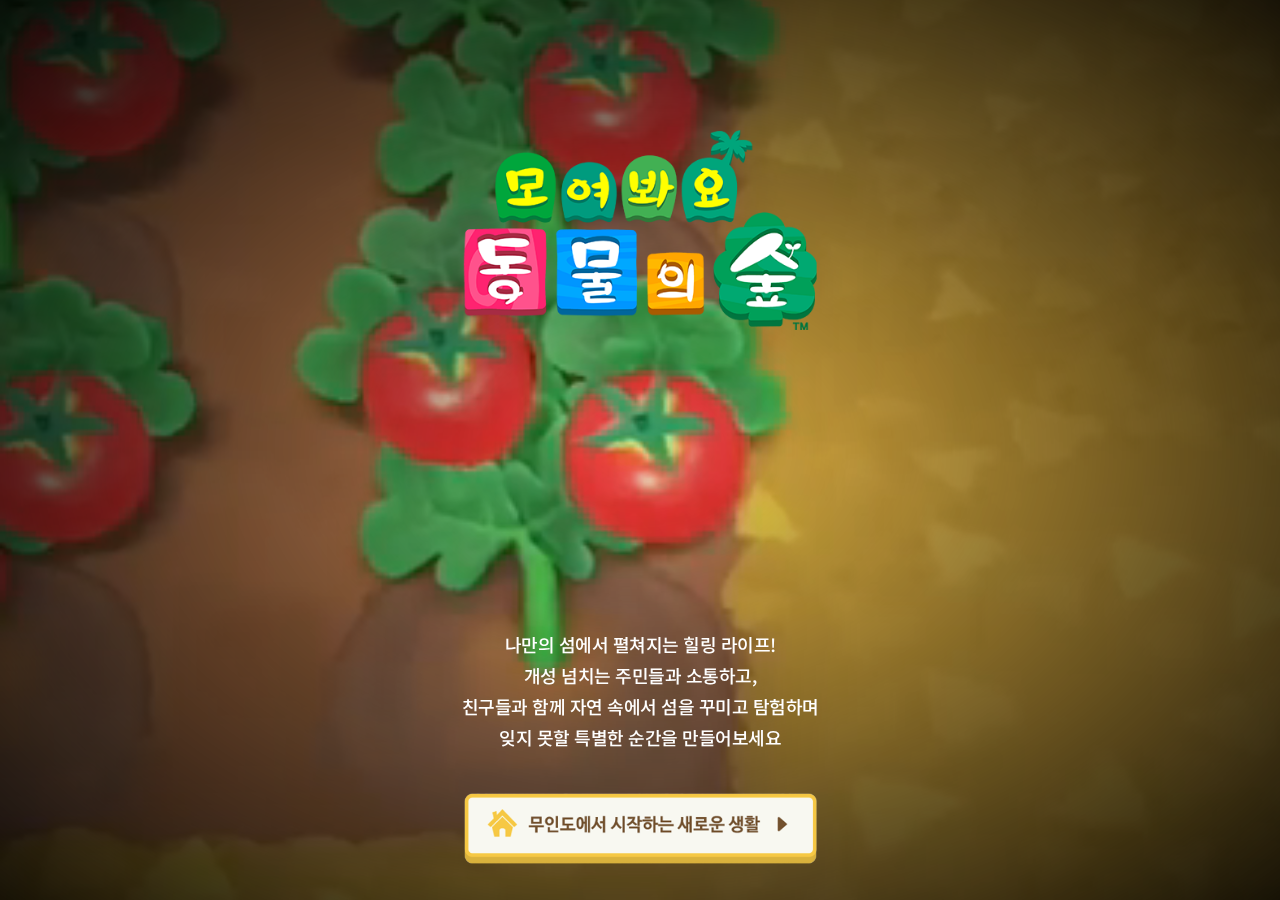
<file: index.html>
<!DOCTYPE html>
<html lang="ko">
<head>
    <meta charset="UTF-8">
    <meta name="viewport" content="width=device-width, initial-scale=1.0">
    <title>모여봐요 동물의 숲</title>
    <link rel="stylesheet" href="style.css">
</head>
<body>
    <div class="wrap">
        <div class="box01">
            <img src="img/01_logo.png" alt="">
        </div>
        <div class="box02">
            나만의 섬에서 펼쳐지는 힐링 라이프!<br>
            개성 넘치는 주민들과 소통하고,<br>
            친구들과 함께 자연 속에서 섬을 꾸미고 탐험하며<br>
            잊지 못할 특별한 순간을 만들어보세요
        </div>
        <div class="box03">
            <a href="sub.html"><img src="img/02_button.png" alt="버튼"></a>
        </div>
    </div>
    <div class="top"></div>
    <video autoplay muted loop >
        <source src="video/video.mp4">
    </video>
</body>
</html>
</file>
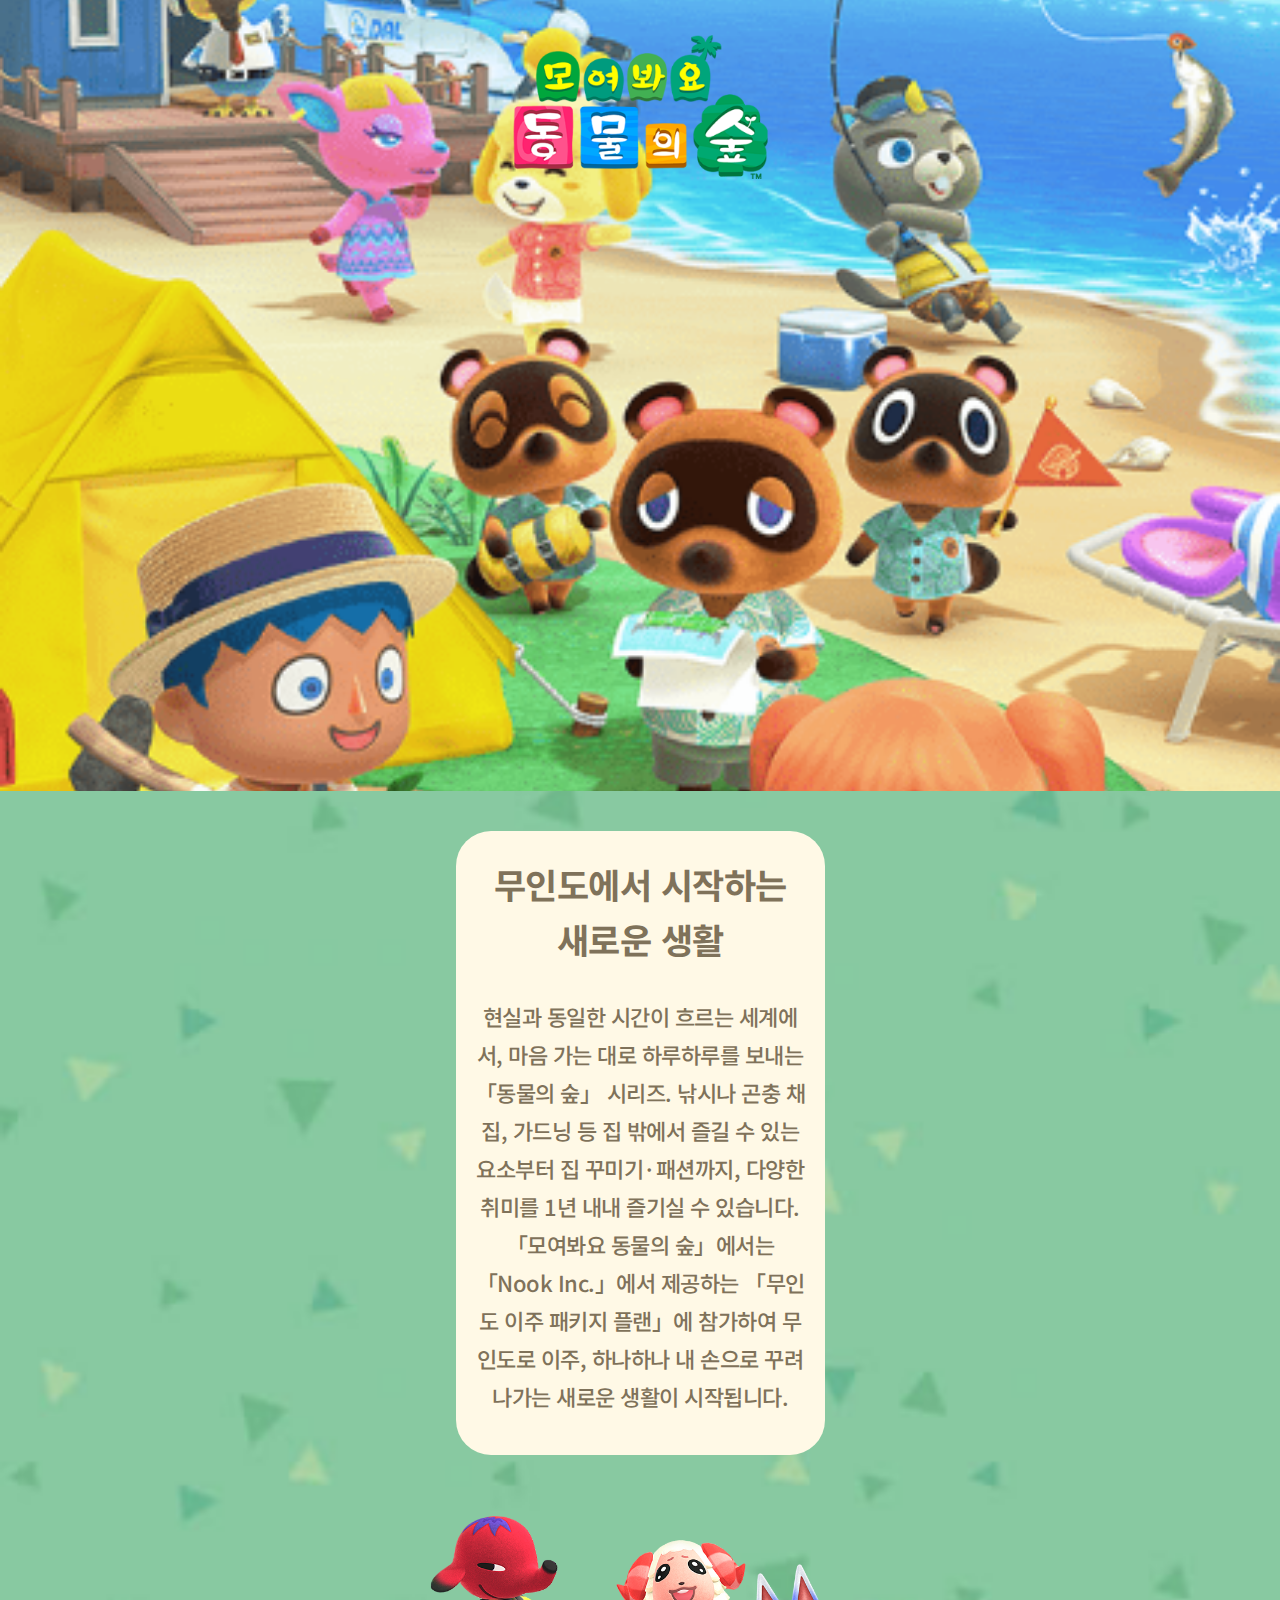
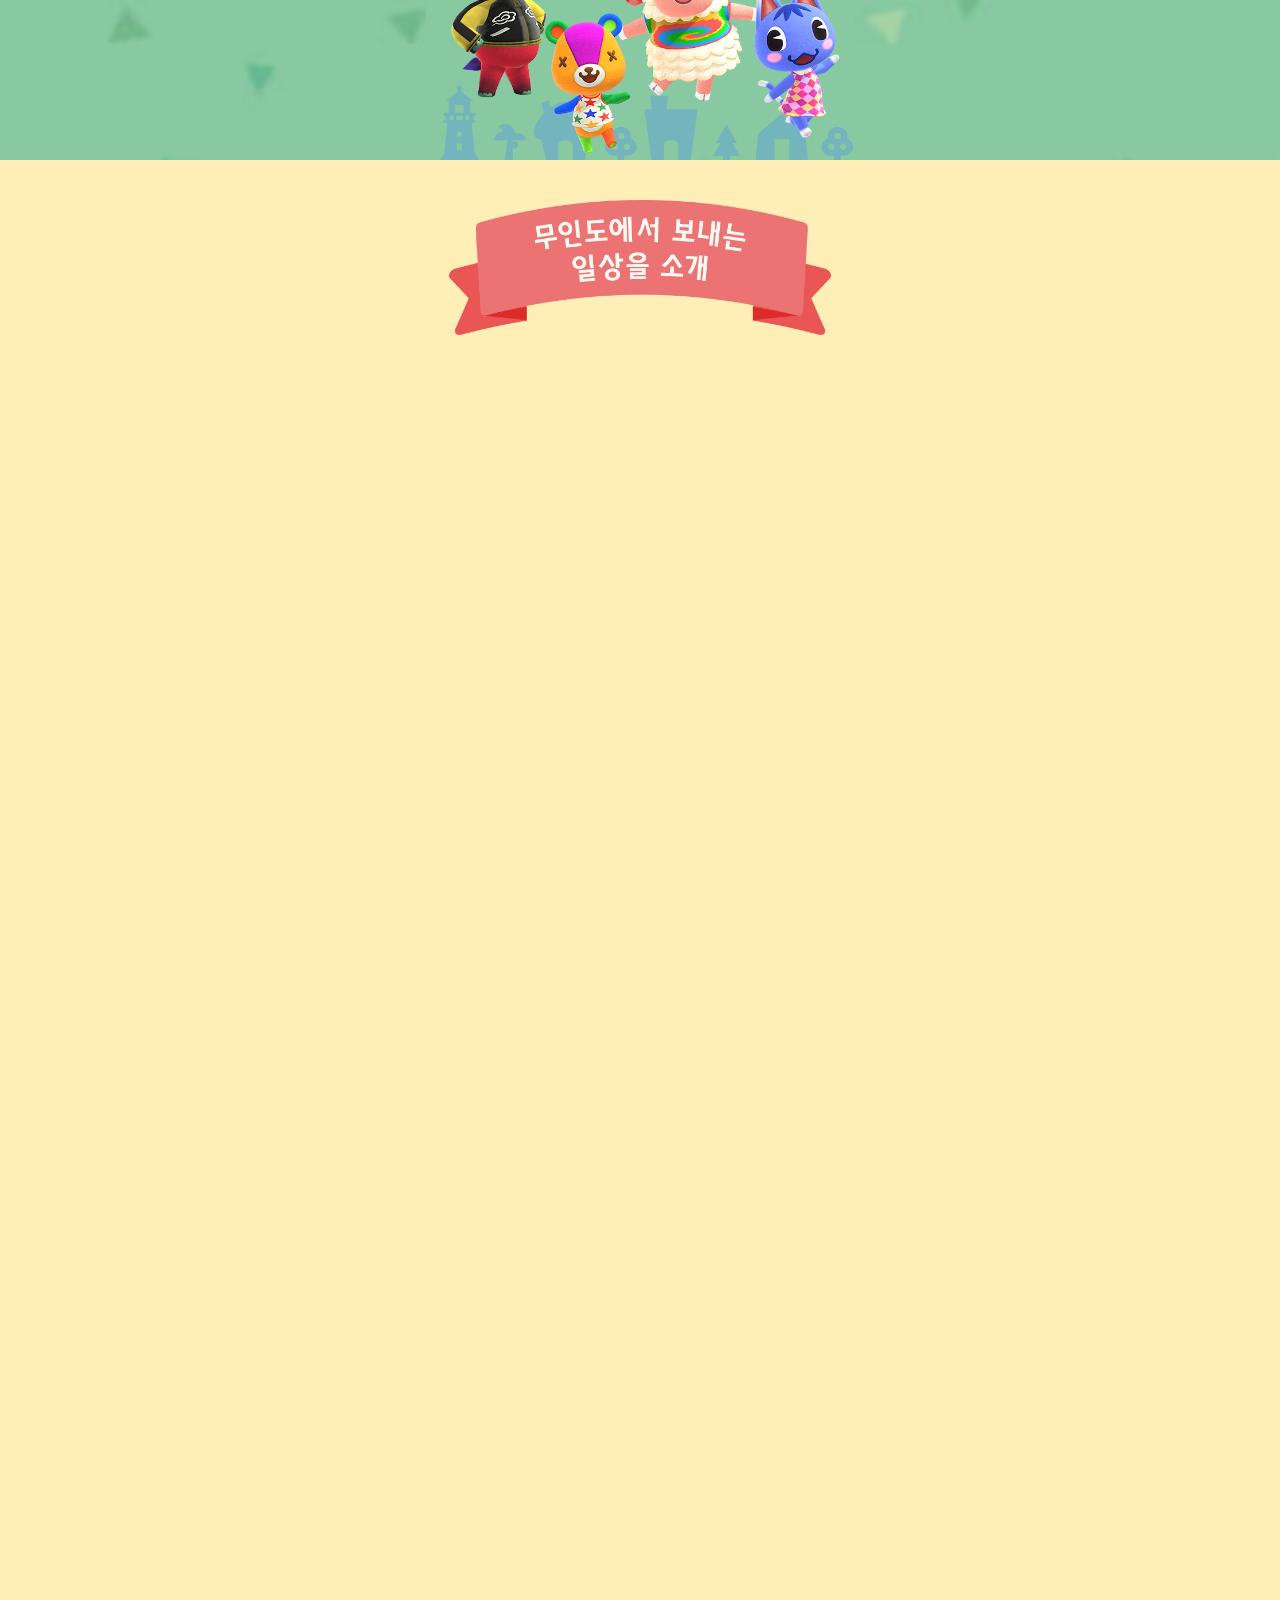
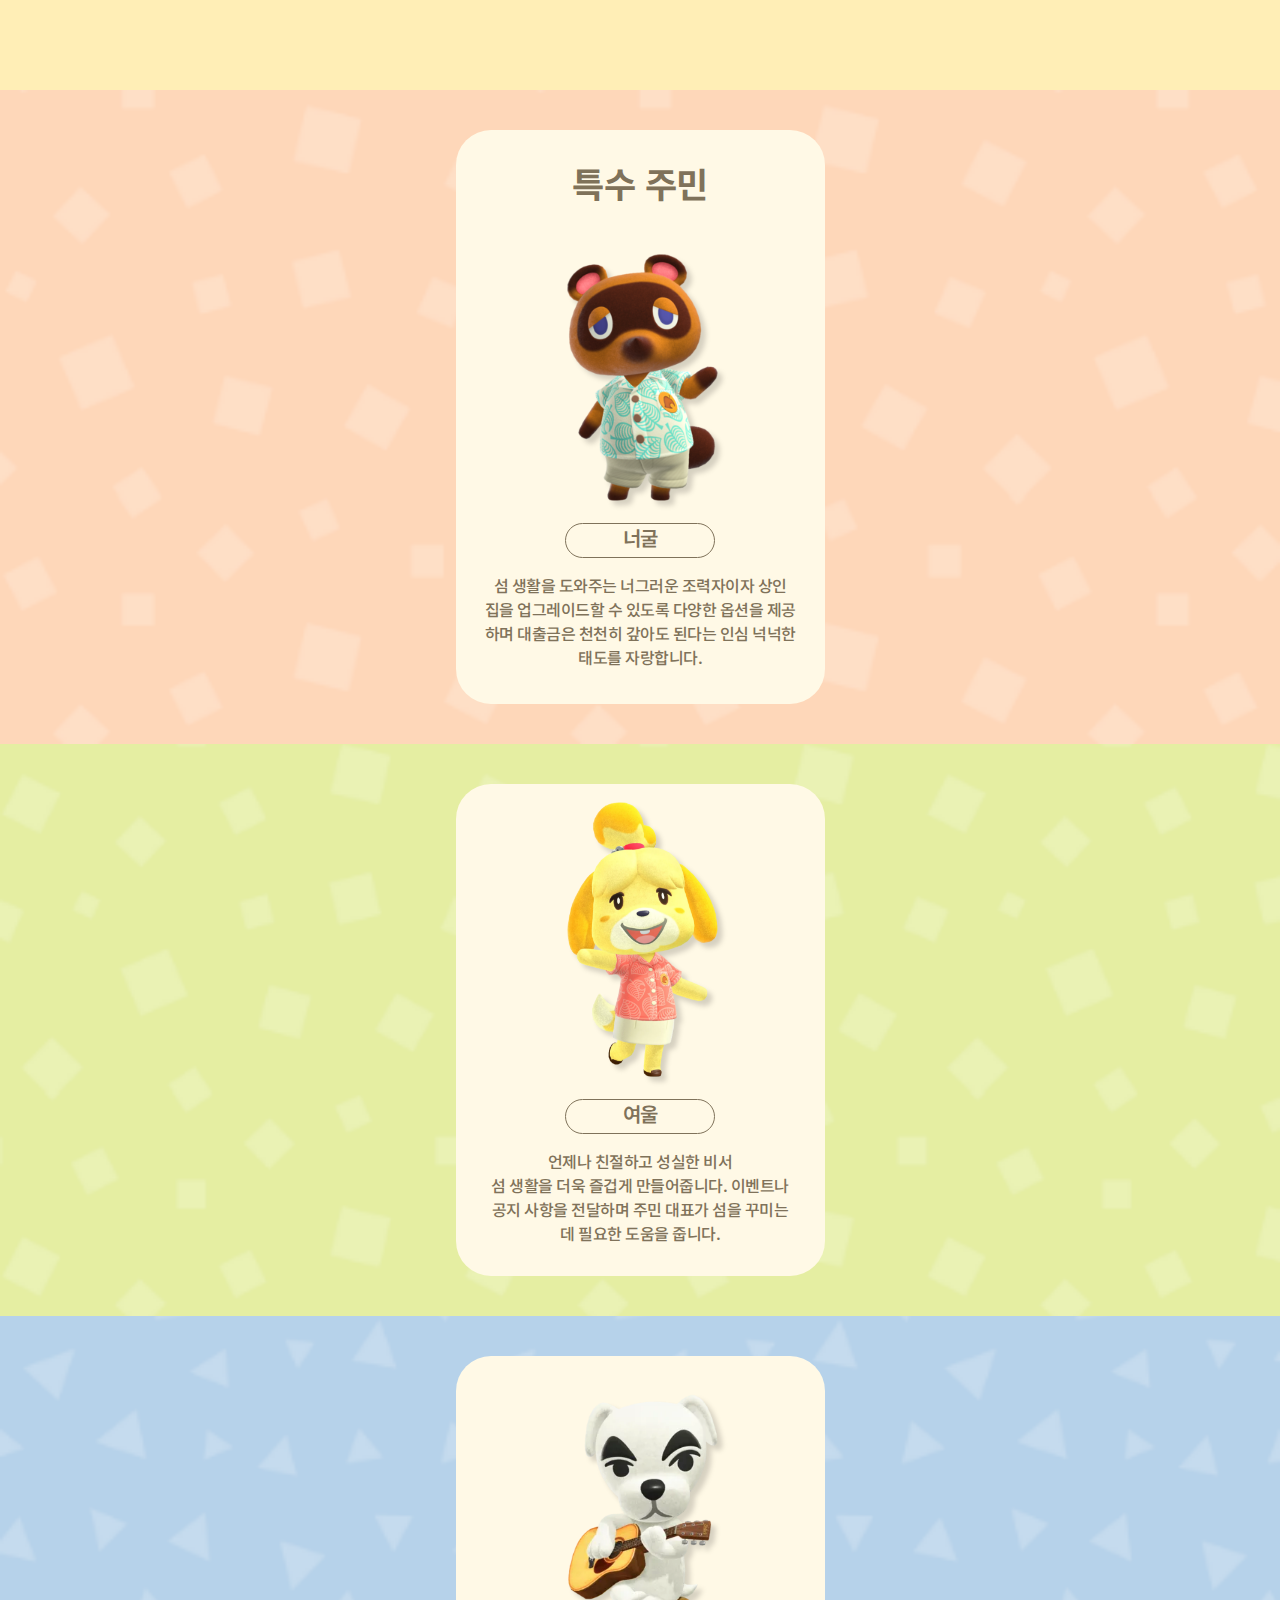
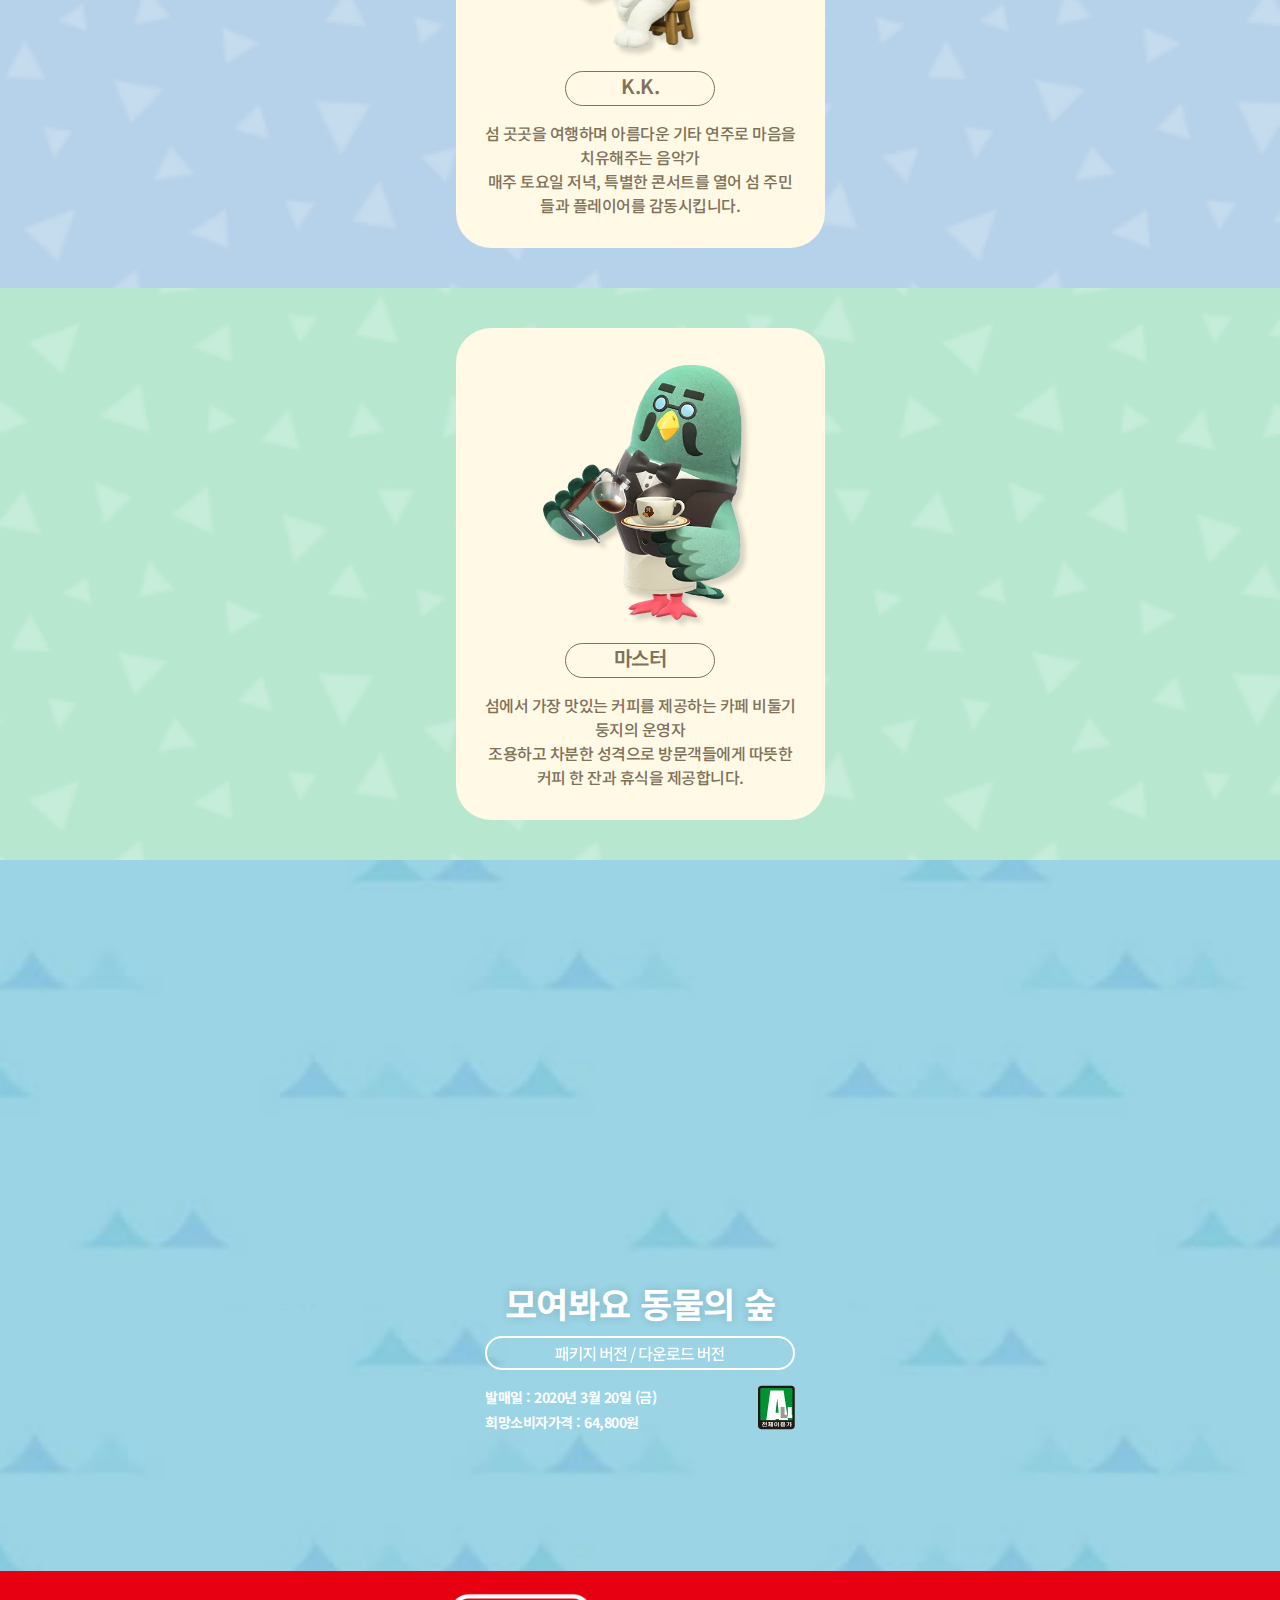
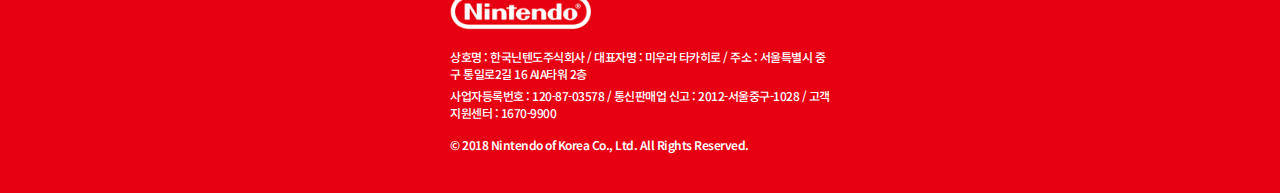
<file: sub.html>
<!DOCTYPE html>
<html lang="ko">
<head>
    <meta charset="UTF-8">
    <meta name="viewport" content="width=device-width, initial-scale=1.0">
    <title>모여봐요 동물의 숲</title>
    <link rel="stylesheet" href="style.css">
    <link href="https://unpkg.com/aos@2.3.1/dist/aos.css" rel="stylesheet">
</head>
<body>
    <div class="b01">
        <div class="logo"  data-aos="zoom-in"><img src="img/logo.png" alt=""></div>
    </div>
    <div class="b02">
        <div class="b02_c01">
            <div class="b02_c01_t01 font01">
                무인도에서 시작하는<br>
                새로운 생활
            </div>
            <div class="b02_c01_t02 font02">
                현실과 동일한 시간이 흐르는 세계에<br>
                서, 마음 가는 대로 하루하루를 보내는<br>
                「동물의 숲」 시리즈. 낚시나 곤충 채<br>
                집, 가드닝 등 집 밖에서 즐길 수 있는<br>
                요소부터 집 꾸미기·패션까지, 다양한<br>
                취미를 1년 내내 즐기실 수 있습니다.<br>
                「모여봐요 동물의 숲」에서는<br>
                「Nook Inc.」에서 제공하는 「무인<br>
                도 이주 패키지 플랜」에 참가하여 무<br>
                인도로 이주, 하나하나 내 손으로 꾸려<br>
                나가는 새로운 생활이 시작됩니다.
            </div>
        </div>
        <div class="b02_c02">
            <img src="img/b02_c02.png" alt="">
        </div>
    </div>
    <div class="b03">
        <div class="b03_c01">
            <img src="img/b03_c01.png" alt="">
        </div>
        <div class="b03_c02"data-aos="flip-up">
            <div class="b03_c02_i01" >
                <img src="img/b03_c02_i01.png" alt="">
            </div>
            <div class="b03_c02_t01 font03">
                주위가 바다로 둘러싸여 있고 강도 흐르는 섬에서는 여러 종류의 물고기를 잡을 수 있습니다.
            </div>
        </div>
        <div class="b03_c03"data-aos="flip-up">
            <div class="b03_c03_i01">
                <img src="img/b03_c03_i01.png" alt="">
            </div>
            <div class="b03_c03_t01 font03">
                섬의 다양한 장소에서 곤충을 발견할 수 있습니다. 계절에 따라 나타나는 곤충이 다릅니다.
            </div>
        </div>
        <div class="b03_c04"data-aos="flip-up">
            <div class="b03_c04_i01">
                <img src="img/b03_c04_i01.png" alt="">
            </div>
            <div class="b03_c04_t01 font03">
                섬에 대한 소문을 듣고 개성 넘치는 동물들이 찾아옵니다. 대화를 나누고 선물을 주고 받으세요.
            </div>
        </div>
        <div class="b03_c05"data-aos="flip-up">
            <div class="b03_c05_i01">
                <img src="img/b03_c05_i01.png" alt="">
            </div>
            <div class="b03_c05_t01 font03">
                기분에 따라 옷을 코디하거나 머리 모양 또는 머리 색을 바꿀 수 있습니다.
            </div>
        </div>
    </div>
     <!-- 캐릭터 소개 -->
    <div class="b04">
        <div class="b04_c01">
            <div class="b04_t01 font01">
                특수 주민
            </div>
            <div class="b04_i01">
                <img src="img/c1.png" alt="">
            </div>
            <div class="b04_i02">
                <div class="b04_t02 font04">
                    너굴
                </div>
            </div>
            <div class="b04_t03 font03">
                섬 생활을 도와주는 너그러운 조력자이자 상인<br>
                집을 업그레이드할 수 있도록 다양한 옵션을 제공<br>
                하며 대출금은 천천히 갚아도 된다는 인심 넉넉한<br>
                태도를 자랑합니다.
            </div>
        </div>
    </div>
    <div class="b05">
        <div class="b05_c01">
            <div class="b05_i01">
                <img src="img/c2.png" alt="">
            </div>
            <div class="b05_i02">
                <div class="b05_t01 font04">
                    여울
                </div>
            </div>
            <div class="b05_t02 font03">
                언제나 친절하고 성실한 비서<br>
                섬 생활을 더욱 즐겁게 만들어줍니다. 이벤트나<br>
                공지 사항을 전달하며 주민 대표가 섬을 꾸미는<br>
                데 필요한 도움을 줍니다.
            </div>
        </div>
    </div>
    <div class="b06">
        <div class="b06_c01">
            <div class="b06_i01">
                <img src="img/c3.png" alt="">
            </div>
            <div class="b06_i02">
                <div class="b06_t01 font04">
                    K.K.
                </div>
            </div>
            <div class="b06_t02 font03">
                섬 곳곳을 여행하며 아름다운 기타 연주로 마음을<br>
                치유해주는 음악가<br>
                매주 토요일 저녁, 특별한 콘서트를 열어 섬 주민<br>
                들과 플레이어를 감동시킵니다.
            </div>
        </div>
    </div>
    <div class="b07">
        <div class="b07_c01">
            <div class="b07_i01">
                <img src="img/c4.png" alt="">
            </div>
            <div class="b07_i02">
                <div class="b07_t01 font04">
                    마스터
                </div>
            </div>
            <div class="b07_t02 font03">
                섬에서 가장 맛있는 커피를 제공하는 카페 비둘기<br>
                둥지의 운영자<br>
                조용하고 차분한 성격으로 방문객들에게 따뜻한<br>
                커피 한 잔과 휴식을 제공합니다.
            </div>
        </div>
    </div>
    <div class="b08">
        <div class="b08_c01"data-aos="flip-left">
            <img src="img/b08_c01.png" alt="">
        </div>
        <div class="b08_t01 font05">
            모여봐요 동물의 숲
        </div>
        <div class="b08_c02">
            <img src="img/b08_c02.png" alt="">
        </div>
        <div class="b08_c03">
            <div class="b08_c03_t01 font06">
                발매일 : 2020년 3월 20일 (금)
            </div>
            <div class="b08_c03_t02 font06">
                희망소비자가격 : 64,800원
            </div>
            <div class="b08_c03_i01">
                <img src="img/b08_c03.png" alt="">
            </div>
        </div>
    </div>
    <footer>
        <div class="f_01">
            <div class="f_01_i01">
                <img src="img/footer.png" alt="">
            </div>
            <div class="f00 f01">
                상호명 : 한국닌텐도주식회사 / 대표자명 : 미우라 타카히로 / 주소 : 서울특별시 중구 통일로2길 16 AIA타워 2층
            </div>
            <div class="f00 f02">
                사업자등록번호 : 120-87-03578 / 통신판매업 신고 : 2012-서울중구-1028 / 고객지원센터 : 1670-9900
            </div>
            <div class="f00 f03">
                © 2018 Nintendo of Korea Co., Ltd. All Rights Reserved.
            </div>
        </div>
    </footer>
    <script src="https://unpkg.com/aos@2.3.1/dist/aos.js"></script>
    <script>
        AOS.init();
      </script>
</body>
</html>
</file>
<file: style.css>
@import url('https://fonts.googleapis.com/css2?family=Noto+Sans+KR:wght@100..900&family=Noto+Sans:wght@800&display=swap');

*{
    margin: 0;
    padding: 0;
    list-style-type: none;
    text-decoration: none;
}
/* 인덱스 페이지 */
video{
    position: fixed;
    right: 0;
    bottom: 0;
    min-width: 100%;
    min-height: 100%;
    z-index: 1;
}
.top{
    position: fixed;
    right: 0;
    bottom: 0;
    min-width: 100%;
    min-height: 100%;
    z-index: 2;

    background: radial-gradient(
        rgba(0, 0, 0, 0.05),
        rgba(0, 0, 0, 0.9)
    );
}
.wrap{
    position: fixed;
    right: 0;
    bottom: 0;
    min-width: 100%;
    min-height: 100%;
    z-index: 3;
}
.box01{
    width: 100%;
    padding-top: 130px;
    text-align: center;
}
.box02{
    width: 100%;
    padding-top: 295px;
    color: white;
    text-align: center;
    font-size: 18px;
    line-height: 31px;
    letter-spacing: -0.5px;
    font-weight: 500;
    font-family: "Noto Sans KR", serif;
}
.box03{
    width: 100%;
    padding-top: 40px;
    text-align: center;
}
/* 서브 페이지 */
.font01{font-family: "Noto Sans KR", serif;font-weight: 700;font-size: 35px;letter-spacing: -0.5px;line-height: 55px;color: #7F725A;}
.font02{font-family: "Noto Sans KR", serif;font-weight: 500;font-size: 22px;letter-spacing: -0.5px;line-height: 38px;color: #7F725A;}
.font03{font-family: "Noto Sans KR", serif;font-weight: 500;font-size: 16px;letter-spacing: -0.5px;line-height: 24px;color: #7F725A;}
.font04{font-family: "Noto Sans KR", serif;font-weight: 600;font-size: 20px;letter-spacing: -0.5px;line-height: 24px;color: #7F725A;}
.font05{font-family: "Noto Sans KR", serif;font-weight: 700;font-size: 35px;letter-spacing: -0.5px;line-height: 55px;color: white;}
.font06{font-family: "Noto Sans KR", serif;font-weight: 700;font-size: 14px;letter-spacing: -0.5px;line-height: 24px;color: white;}

.b01{width: 100%;height: 791px;background-image: url(img/b01.png);background-position: center;background-repeat: no-repeat;background-size: cover;}
.logo{width: 100%;height: 144px;text-align: center;padding-top: 35px;position: absolute;}

.b02{width: 100%;height: 969px;background-image: url(img/b02.png);background-position: center;background-repeat: no-repeat;background-size: cover;}
.b02_c01{width: 369px;height: 624px;background-image: url(img/b02_c01.png);margin: 0 auto;background-repeat: no-repeat;background-position-y: bottom;padding-top: 40px;}
.b02_c01_t01{height: 106px;text-align: center;padding-top: 25px;}
.b02_c01_t02{height: 412px;text-align: center;padding-top: 35px;}
.b02_c02{width: 100%;height: 244px;padding-top: 61px;text-align: center;}

.b03{width: 100%;height: 1530px;background-color: #FFEEB6;background-position: center;background-repeat: no-repeat;background-size: cover;}
.b03_c01{height: 135px;text-align: center;margin: 0 auto;padding-top: 40px;}
.b03_c02{width: 322px;height: 271px;text-align: center;margin: 0 auto;padding-top: 31px;}
.b03_c02_i01{height: 208px;}
.b03_c02_t01{height: 48px;padding-top: 15px;}

.b03_c03{width: 322px;height: 271px;text-align: center;margin: 0 auto;padding-top: 65px;}
.b03_c03_i01{height: 208px;}
.b03_c03_t01{height: 48px;padding-top: 15px;}

.b03_c04{width: 322px;height: 271px;text-align: center;margin: 0 auto;padding-top: 65px;}
.b03_c04_i01{height: 208px;}
.b03_c04_t01{height: 48px;padding-top: 15px;}

.b03_c05{width: 322px;height: 271px;text-align: center;margin: 0 auto;padding-top: 65px;}
.b03_c05_i01{height: 208px;}
.b03_c05_t01{height: 48px;padding-top: 15px;}

.b04{width: 100%;height: 654px;background-image: url(img/b04.png);background-position: center;background-repeat: no-repeat;background-size: cover;}
.b04_c01{width: 369px;height: 574px;background-image: url(img/b04_c01.png);background-repeat: no-repeat;background-position-y: bottom;padding-top: 40px;margin: 0 auto;}
.b04_t01{height: 51px; text-align: center;padding-top: 25px;}
.b04_t02{height: 35px; text-align: center;padding-top: 3px; margin: 0 auto}
.b04_t03{height: 96px; text-align: center;padding-top: 15px;}
.b04_i01{width: 150px;height: 246px;margin: 0 auto;padding-top: 46px;}
.b04_i02{width: 150px;height: 35px;background-image: url(img/b04_i02.png);background-repeat: no-repeat;background-position-y: bottom;padding-top: 25px;margin: 0 auto;}

.b05{width: 100%;height: 572px;background-image: url(img/b05.png);background-position: center;background-repeat: no-repeat;background-size: cover;}
.b05_c01{width: 369px;height: 492px;background-image: url(img/b05_c01.png);background-repeat: no-repeat;background-position-y: bottom;padding-top: 40px;margin: 0 auto;}
.b05_t01{height: 35px; text-align: center;padding-top: 3px; margin: 0 auto}
.b05_t02{height: 96px; text-align: center;padding-top: 15px;}
.b05_i01{width: 150px;height: 274px;margin: 0 auto;padding-top: 16px;}
.b05_i02{width: 150px;height: 35px;background-image: url(img/b05_i02.png);background-repeat: no-repeat;background-position-y: bottom;padding-top: 25px;margin: 0 auto;}

.b06{width: 100%;height: 572px;background-image: url(img/b06.png);background-position: center;background-repeat: no-repeat;background-size: cover;}
.b06_c01{width: 369px;height: 492px;background-image: url(img/b06_c01.png);background-repeat: no-repeat;background-position-y: bottom;padding-top: 40px;margin: 0 auto;}
.b06_t01{height: 35px; text-align: center;padding-top: 3px; margin: 0 auto}
.b06_t02{height: 96px; text-align: center;padding-top: 15px;}
.b06_i01{width: 150px;height: 254px;margin: 0 auto;padding-top: 36px;}
.b06_i02{width: 150px;height: 35px;background-image: url(img/b06_i02.png);background-repeat: no-repeat;background-position-y: bottom;padding-top: 25px;margin: 0 auto;}

.b07{width: 100%;height: 572px;background-image: url(img/b07.png);background-position: center;background-repeat: no-repeat;background-size: cover;}
.b07_c01{width: 369px;height: 492px;background-image: url(img/b07_c01.png);background-repeat: no-repeat;background-position-y: bottom;padding-top: 40px;margin: 0 auto;}
.b07_t01{height: 35px; text-align: center;padding-top: 3px; margin: 0 auto}
.b07_t02{height: 96px; text-align: center;padding-top: 15px;}
.b07_i01{width: 200px; height: 256px;margin: 0 auto;padding-top: 34px;}
.b07_i02{width: 150px;height: 35px;background-image: url(img/b07_i02.png);background-repeat: no-repeat;background-position-y: bottom;padding-top: 25px;margin: 0 auto;}

.b08{width: 100%;height: 711px;background-image: url(img/b08.png);background-position: center;background-repeat: no-repeat;background-size: cover;}
.b08_c01{width: 100%;height: 325px;text-align: center;padding-top: 65px;}
.b08_t01{width: 100%;height: 51px;text-align: center;padding-top: 25px;text-shadow: 0 0 10px#00000029;}
.b08_c02{width: 310px;height: 34px;margin: 0 auto;padding-top: 10px;}
.b08_c03{width: 310px;height: 45px;margin: 0 auto;padding-top: 15px;position: relative;}
.b08_c03_t01{width: 200px;height: 20px;text-align: left;position: absolute;}
.b08_c03_t02{width: 200px;height: 20px;text-align: left;padding-top: 25px;position: absolute;}
.b08_c03_i01{width: 37px;height: 45px;right: 0;position: absolute;}

footer{width: 100%;height: 222px;background-color: #E60012; color: white;}
.f_01{width: 380px;height: 167px;margin: 0 auto;padding-top: 15px}
.f_01_i01{width: 143px;height: 52px;}
.f00{font-family: "Noto Sans KR", serif;font-size: 12px;text-align: left;letter-spacing: -0.5px;line-height: 17px;}
.f01{height: 34px;font-weight: 500;padding-top: 10px;}
.f02{height: 34px;font-weight: 500;padding-top: 5px;}
.f03{height: 17px;font-weight: 600;padding-top: 15px;}
</file>
